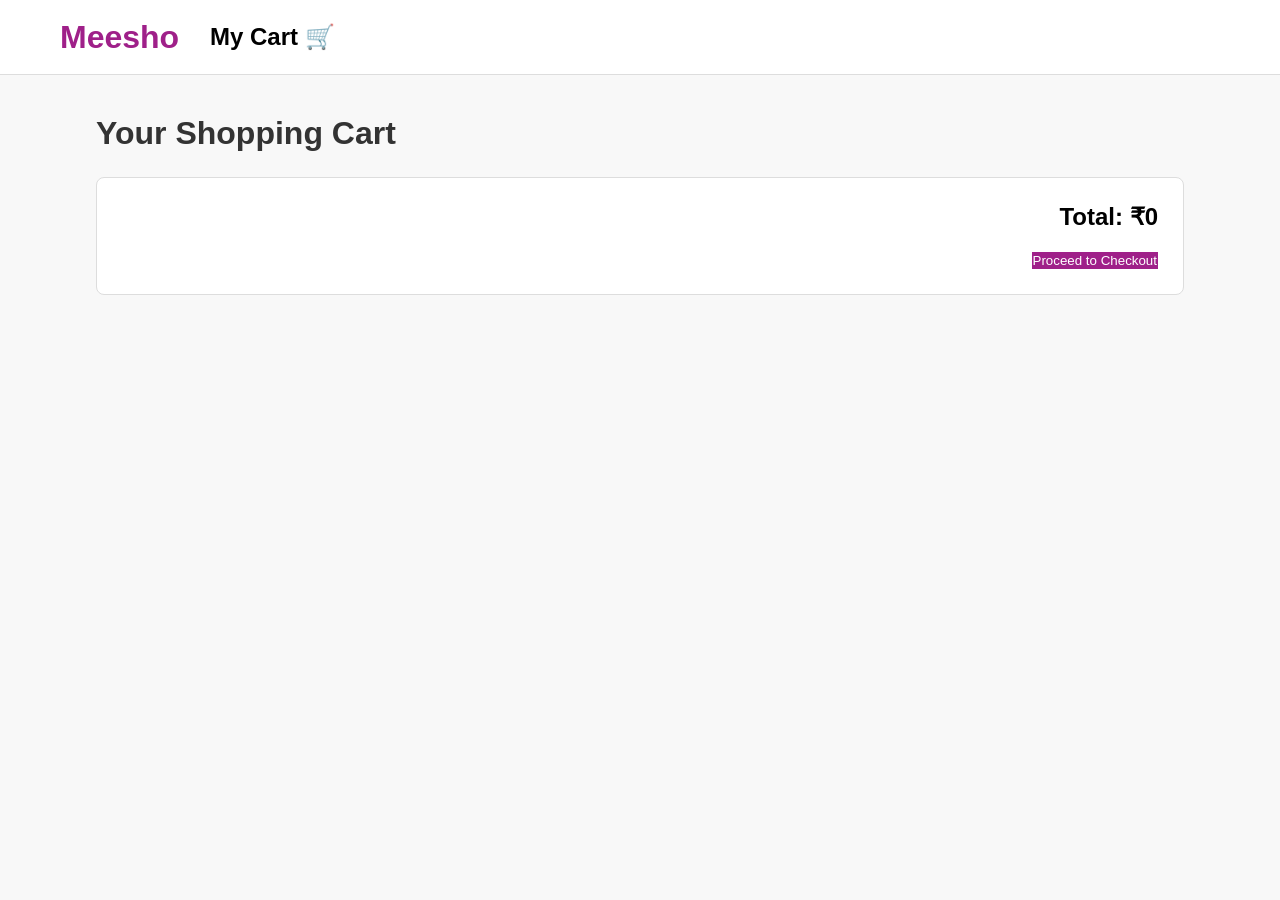
<file: cart.html>
<!DOCTYPE html>
<html lang="en">

<head>
    <meta charset="UTF-8">
    <meta name="viewport" content="width=device-width, initial-scale=1.0">

    <title>Shopping Cart</title>

    <link rel="stylesheet" href="style.css">
</head>

<body>

    <header class="navbar">

        <div class="logo">
            <a href="index.html">Meesho</a>
        </div>

        <h2>My Cart 🛒</h2>

    </header>


    <main class="cart-page">

        <h1>Your Shopping Cart</h1>

        <div id="cart-items"></div>

        <div class="cart-total">

            <h2>Total: ₹<span id="cart-total">0</span></h2>

            <button class="buy-btn">
                Proceed to Checkout
            </button>

        </div>

    </main>


    <script src="script.js"></script>

</body>

</html>
</file>
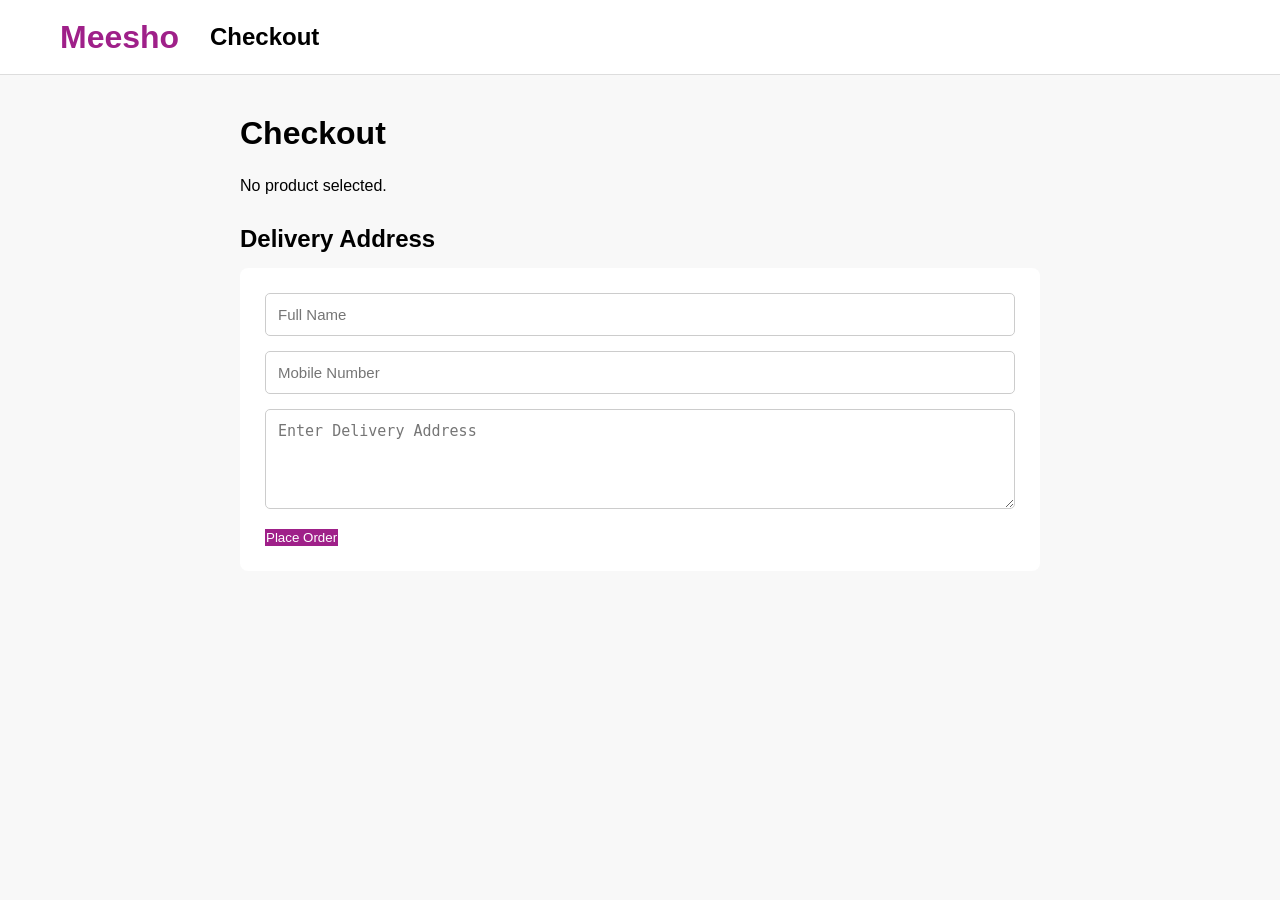
<file: checkout.html>
<!DOCTYPE html>
<html lang="en">

<head>
    <meta charset="UTF-8">
    <meta name="viewport" content="width=device-width, initial-scale=1.0">

    <title>Checkout - Meesho</title>

    <link rel="stylesheet" href="style.css">
</head>

<body>

    <header class="navbar">

        <div class="logo">
            <a href="index.html">Meesho</a>
        </div>

        <h2>Checkout</h2>

    </header>


    <main class="checkout-page">

        <h1>Checkout</h1>

        <div id="checkout-product"></div>

        <h2>Delivery Address</h2>

        <form>

            <input
                type="text"
                placeholder="Full Name"
                required
            >

            <input
                type="text"
                placeholder="Mobile Number"
                required
            >

            <textarea
                placeholder="Enter Delivery Address"
                required
            ></textarea>

            <button type="submit" class="buy-btn">
                Place Order
            </button>

        </form>

    </main>
<script src="script.js"></script>
</body>

</html>
</file>
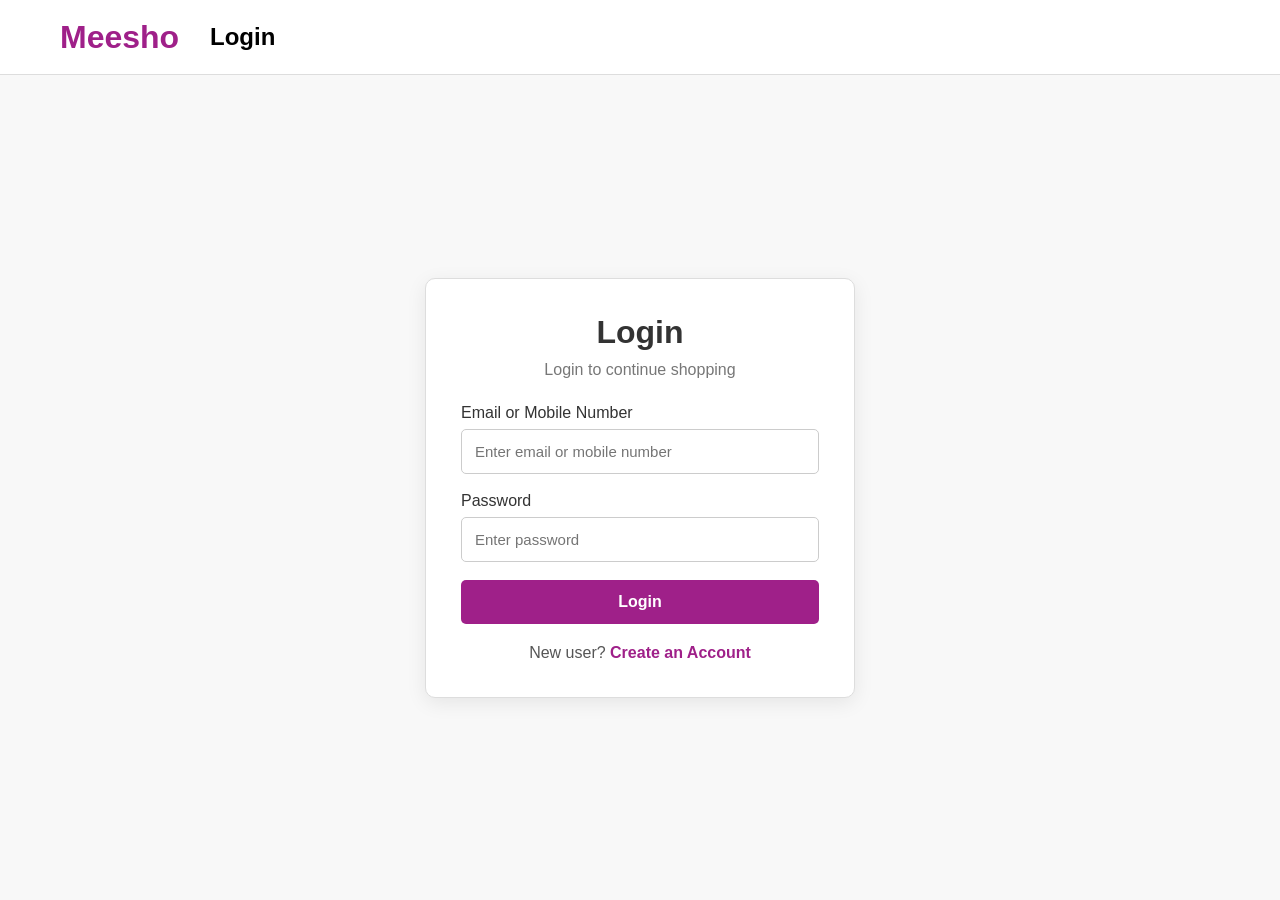
<file: login.html>
<!DOCTYPE html>
<html lang="en">

<head>
    <meta charset="UTF-8">
    <meta name="viewport" content="width=device-width, initial-scale=1.0">

    <title>Login - Meesho</title>

    <link rel="stylesheet" href="style.css">
</head>

<body>

    <header class="navbar">

        <div class="logo">
            <a href="index.html">Meesho</a>
        </div>

        <h2>Login</h2>

    </header>


    <main class="auth-page">

        <div class="auth-card">

            <h1>Login</h1>

            <p class="auth-subtitle">
                Login to continue shopping
            </p>

            <form id="loginForm"></form>

                <label>Email or Mobile Number</label>

                <input
                    type="text"
                    id="loginUser"
                    placeholder="Enter email or mobile number"
                    required
                >


                <label>Password</label>

                <input
                    type="password"
                    id="loginPassword"
                    placeholder="Enter password"
                    required
                >


                <button type="submit" class="auth-btn">
                    Login
                </button>

            </form>


            <p class="register-text">
                New user?
                <a href="register.html">Create an Account</a>
            </p>

        </div>

    </main>


    <script src="script.js"></script>

</body>

</html>
</file>
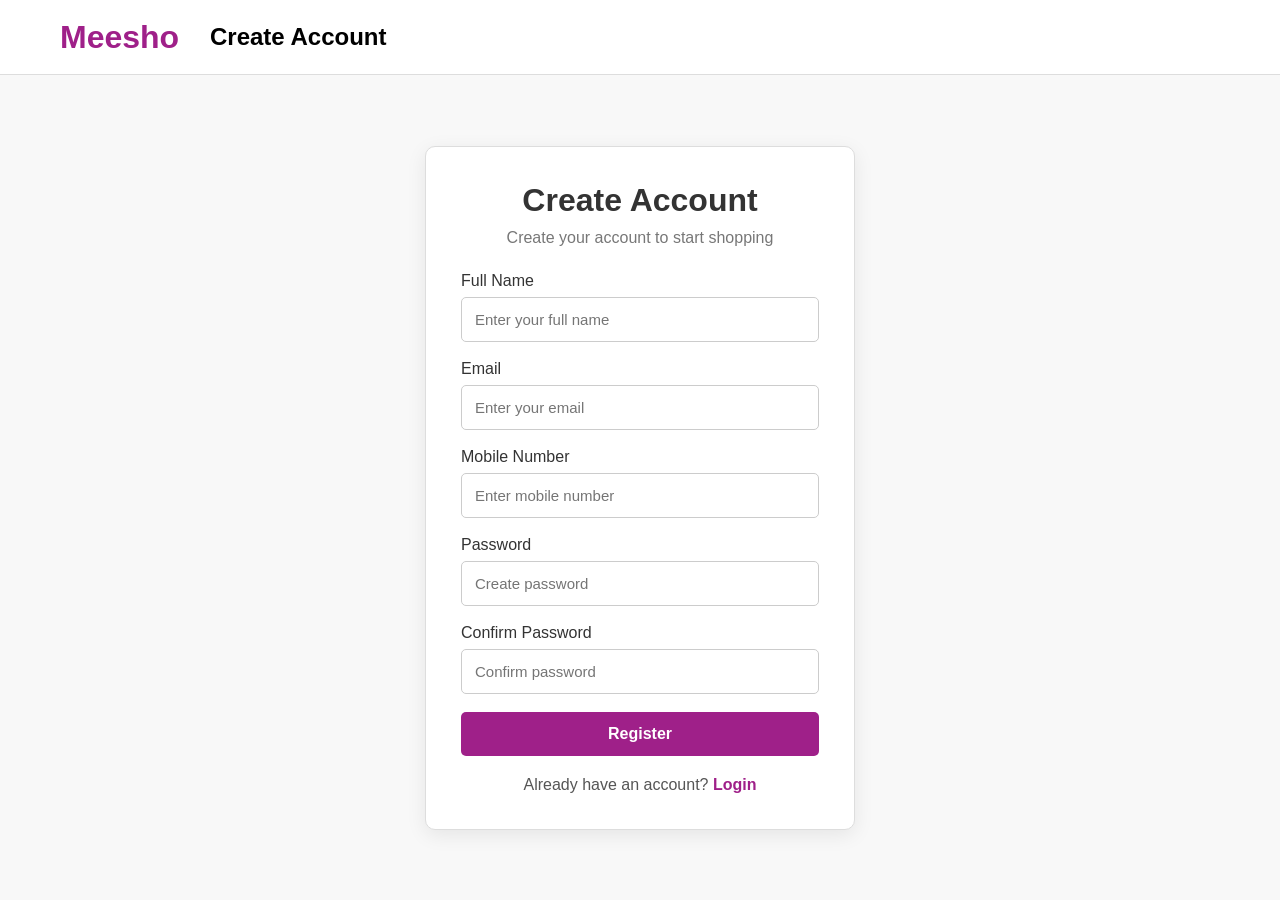
<file: register.html>
<!DOCTYPE html>
<html lang="en">

<head>
    <meta charset="UTF-8">
    <meta name="viewport" content="width=device-width, initial-scale=1.0">

    <title>Create Account - Meesho</title>

    <link rel="stylesheet" href="style.css">
</head>

<body>

    <header class="navbar">

        <div class="logo">
            <a href="index.html">Meesho</a>
        </div>

        <h2>Create Account</h2>

    </header>


    <main class="auth-page">

        <div class="auth-card">

            <h1>Create Account</h1>

            <p class="auth-subtitle">
                Create your account to start shopping
            </p>


            <form onsubmit="registerUser(event)">

                <label>Full Name</label>

                <input
                    type="text"
                    id="registerName"
                    placeholder="Enter your full name"
                    required
                >


                <label>Email</label>

                <input
                    type="email"
                    id="registerEmail"
                    placeholder="Enter your email"
                    required
                >


                <label>Mobile Number</label>

                <input
                    type="tel"
                    id="registerMobile"
                    placeholder="Enter mobile number"
                    required
                >


                <label>Password</label>

                <input
                    type="password"
                    id="registerPassword"
                    placeholder="Create password"
                    required
                >


                <label>Confirm Password</label>

                <input
                    type="password"
                    id="confirmPassword"
                    placeholder="Confirm password"
                    required
                >


                <button type="submit" class="auth-btn">
                    Register
                </button>

            </form>


            <p class="register-text">
                Already have an account?
                <a href="login.html">Login</a>
            </p>

        </div>

    </main>


    <script src="script.js"></script>

</body>

</html>
</file>
<file: style.css>
* {
    margin: 0;
    padding: 0;
    box-sizing: border-box;
}

body {
    font-family: Arial, sans-serif;
    background-color: #f8f8f8;
}

/* Navbar */
.navbar {
    width: 100%;
    height: 75px;
    background-color: white;
    display: flex;
    align-items: center;
    padding: 0 60px;
    gap: 30px;
    border-bottom: 1px solid #ddd;
    position: sticky;
    top: 0;
    z-index: 1000;
}

/* Logo */
.logo {
    min-width: 120px;
}

.logo a {
    text-decoration: none;
    font-size: 32px;
    font-weight: bold;
    color: #9f2089;
}

/* Search */
.search-box {
    height: 45px;
    width: 500px;
    border: 1px solid #aaa;
    border-radius: 6px;
    display: flex;
    align-items: center;
    padding: 0 15px;
    background-color: white;
}

.search-icon {
    font-size: 18px;
    margin-right: 10px;
}

.search-box input {
    width: 100%;
    border: none;
    outline: none;
    font-size: 15px;
}

/* Navigation Items */
.nav-item {
    height: 45px;
    display: flex;
    align-items: center;
    gap: 8px;
    position: relative;
}

.nav-item span {
    font-size: 20px;
}

.nav-item a {
    text-decoration: none;
    color: #333;
    font-size: 16px;
    font-weight: 500;
}

/* Login */
.login {
    margin-left: auto;
}

/* Cart */
.cart {
    cursor: pointer;
}

.cart-count {
    position: absolute;
    top: -5px;
    right: -12px;
    background-color: #9f2089;
    color: white;
    font-size: 11px !important;
    width: 18px;
    height: 18px;
    border-radius: 50%;
    display: flex;
    justify-content: center;
    align-items: center;
}
/* Categories Bar */
.categories {
    width: 100%;
    height: 50px;
    background-color: white;
    display: flex;
    justify-content: center;
    align-items: center;
    gap: 45px;
    border-bottom: 1px solid #ddd;
}

.categories a {
    text-decoration: none;
    color: #333;
    font-size: 15px;
    font-weight: 500;
}

.categories a:hover {
    color: #9f2089;
}
/* Hero Banner */
.hero {
    width: 90%;
    min-height: 380px;
    margin: 30px auto;
    border-radius: 12px;
    background: linear-gradient(135deg, #fce4f5, #eadcff);
    display: flex;
    align-items: center;
    justify-content: space-between;
    padding: 50px 70px;
    overflow: hidden;
}

/* Hero Content */
.hero-content {
    max-width: 600px;
}

.hero-content h1 {
    font-size: 42px;
    color: #333;
    margin-bottom: 15px;
}

.hero-content h2 {
    font-size: 24px;
    color: #9f2089;
    margin-bottom: 15px;
}

.hero-content p {
    font-size: 17px;
    color: #555;
    margin-bottom: 25px;
}

/* Features */
.hero-features {
    display: flex;
    gap: 20px;
    margin-bottom: 30px;
}

.hero-features span {
    background-color: white;
    padding: 10px 15px;
    border-radius: 20px;
    font-size: 14px;
}

/* Shop Button */
.shop-btn {
    border: none;
    background-color: #9f2089;
    color: white;
    padding: 14px 30px;
    border-radius: 6px;
    font-size: 16px;
    font-weight: bold;
    cursor: pointer;
}

.shop-btn:hover {
    background-color: #7d176c;
}

/* Hero Image Area */
.hero-image {
    width: 300px;
    height: 300px;
    border-radius: 50%;
    background-color: white;
    display: flex;
    justify-content: center;
    align-items: center;
}

/* Offer Circle */
.offer-circle {
    width: 210px;
    height: 210px;
    border-radius: 50%;
    background-color: #9f2089;
    color: white;
    display: flex;
    flex-direction: column;
    justify-content: center;
    align-items: center;
}

.offer-circle strong {
    font-size: 55px;
}

.offer-circle span {
    font-size: 25px;
    font-weight: bold;
}
/* Products Section */
.products-section {
    width: 90%;
    margin: 40px auto;
}

.products-section > h2 {
    font-size: 28px;
    margin-bottom: 25px;
    color: #333;
}

/* Product Container */
.product-container {
    display: grid;
    grid-template-columns: repeat(4, 1fr);
    gap: 20px;
}

/* Product Card */
.product-card {
    background-color: white;
    border: 1px solid #ddd;
    border-radius: 10px;
    overflow: hidden;
    transition: 0.3s;
}

.product-card:hover {
    transform: translateY(-5px);
    box-shadow: 0 8px 20px rgba(0, 0, 0, 0.12);
}

/* Product Image */
.product-card img {
    width: 100%;
    height: 260px;
    object-fit: cover;
    display: block;
}

/* Product Information */
.product-info {
    padding: 15px;
}

.product-info h3 {
    font-size: 17px;
    color: #333;
    margin-bottom: 10px;
}

.price {
    font-size: 20px;
    font-weight: bold;
    color: #222;
    margin-bottom: 8px;
}

.rating {
    display: inline-block;
    background-color: #168b4d;
    color: white;
    padding: 4px 8px;
    border-radius: 4px;
    font-size: 13px;
    margin-bottom: 8px;
}

.delivery {
    font-size: 13px;
    color: #666;
    margin-bottom: 15px;
}

/* Buttons */
.product-buttons {
    display: flex;
    gap: 8px;
}

.product-buttons button {
    flex: 1;
    padding: 10px 5px;
    border-radius: 5px;
    cursor: pointer;
    font-size: 13px;
    font-weight: bold;
}

.cart-btn {
    background-color: white;
    color: #9f2089;
    border: 1px solid #9f2089;
}

.buy-btn {
    background-color: #9f2089;
    color: white;
    border: 1px solid #9f2089;
}

.cart-btn:hover {
    background-color: #fce4f5;
}

.buy-btn:hover {
    background-color: #7d176c;
}
/* Cart Page */

.cart-page {
    width: 85%;
    margin: 40px auto;
}

.cart-page h1 {
    margin-bottom: 25px;
    color: #333;
}

.cart-item {
    background-color: white;
    border: 1px solid #ddd;
    border-radius: 8px;
    padding: 20px;
    margin-bottom: 15px;
    display: flex;
    justify-content: space-between;
    align-items: center;
}

.cart-item h3 {
    margin-bottom: 8px;
}

.cart-item p {
    color: #555;
}

.cart-item button {
    background-color: #e53935;
    color: white;
    border: none;
    padding: 10px 18px;
    border-radius: 5px;
    cursor: pointer;
}

.cart-total {
    background-color: white;
    border: 1px solid #ddd;
    border-radius: 8px;
    padding: 25px;
    margin-top: 25px;
    text-align: right;
}

.cart-total h2 {
    margin-bottom: 20px;
}
/* Checkout Page */

.checkout-page {
    width: 85%;
    max-width: 800px;
    margin: 40px auto;
}

.checkout-page h1 {
    margin-bottom: 25px;
}

.checkout-page h2 {
    margin-top: 30px;
    margin-bottom: 15px;
}

.checkout-product-card {
    background-color: white;
    border: 1px solid #ddd;
    border-radius: 8px;
    padding: 20px;
    margin-bottom: 25px;
}

.checkout-product-card h3 {
    margin-bottom: 10px;
    color: #333;
}

.checkout-product-card p {
    font-size: 20px;
    font-weight: bold;
}

.checkout-page form {
    background-color: white;
    padding: 25px;
    border-radius: 8px;
}

.checkout-page input,
.checkout-page textarea {
    width: 100%;
    padding: 12px;
    margin-bottom: 15px;
    border: 1px solid #ccc;
    border-radius: 5px;
    font-size: 15px;
}

.checkout-page textarea {
    height: 100px;
    resize: vertical;
}
/* Authentication Pages */

.auth-page {
    min-height: calc(100vh - 75px);
    display: flex;
    justify-content: center;
    align-items: center;
    padding: 40px 20px;
}

.auth-card {
    width: 100%;
    max-width: 430px;
    background-color: white;
    padding: 35px;
    border-radius: 10px;
    border: 1px solid #ddd;
    box-shadow: 0 5px 20px rgba(0, 0, 0, 0.08);
}

.auth-card h1 {
    text-align: center;
    color: #333;
    margin-bottom: 10px;
}

.auth-subtitle {
    text-align: center;
    color: #777;
    margin-bottom: 25px;
}

.auth-card label {
    display: block;
    margin-bottom: 7px;
    color: #333;
    font-weight: 500;
}

.auth-card input {
    width: 100%;
    padding: 13px;
    margin-bottom: 18px;
    border: 1px solid #ccc;
    border-radius: 5px;
    outline: none;
    font-size: 15px;
}

.auth-card input:focus {
    border-color: #9f2089;
}

.auth-btn {
    width: 100%;
    padding: 13px;
    border: none;
    border-radius: 5px;
    background-color: #9f2089;
    color: white;
    font-size: 16px;
    font-weight: bold;
    cursor: pointer;
}

.auth-btn:hover {
    background-color: #7d176c;
}

.register-text {
    text-align: center;
    margin-top: 20px;
    color: #555;
}

.register-text a {
    color: #9f2089;
    text-decoration: none;
    font-weight: bold;
}
</file>
